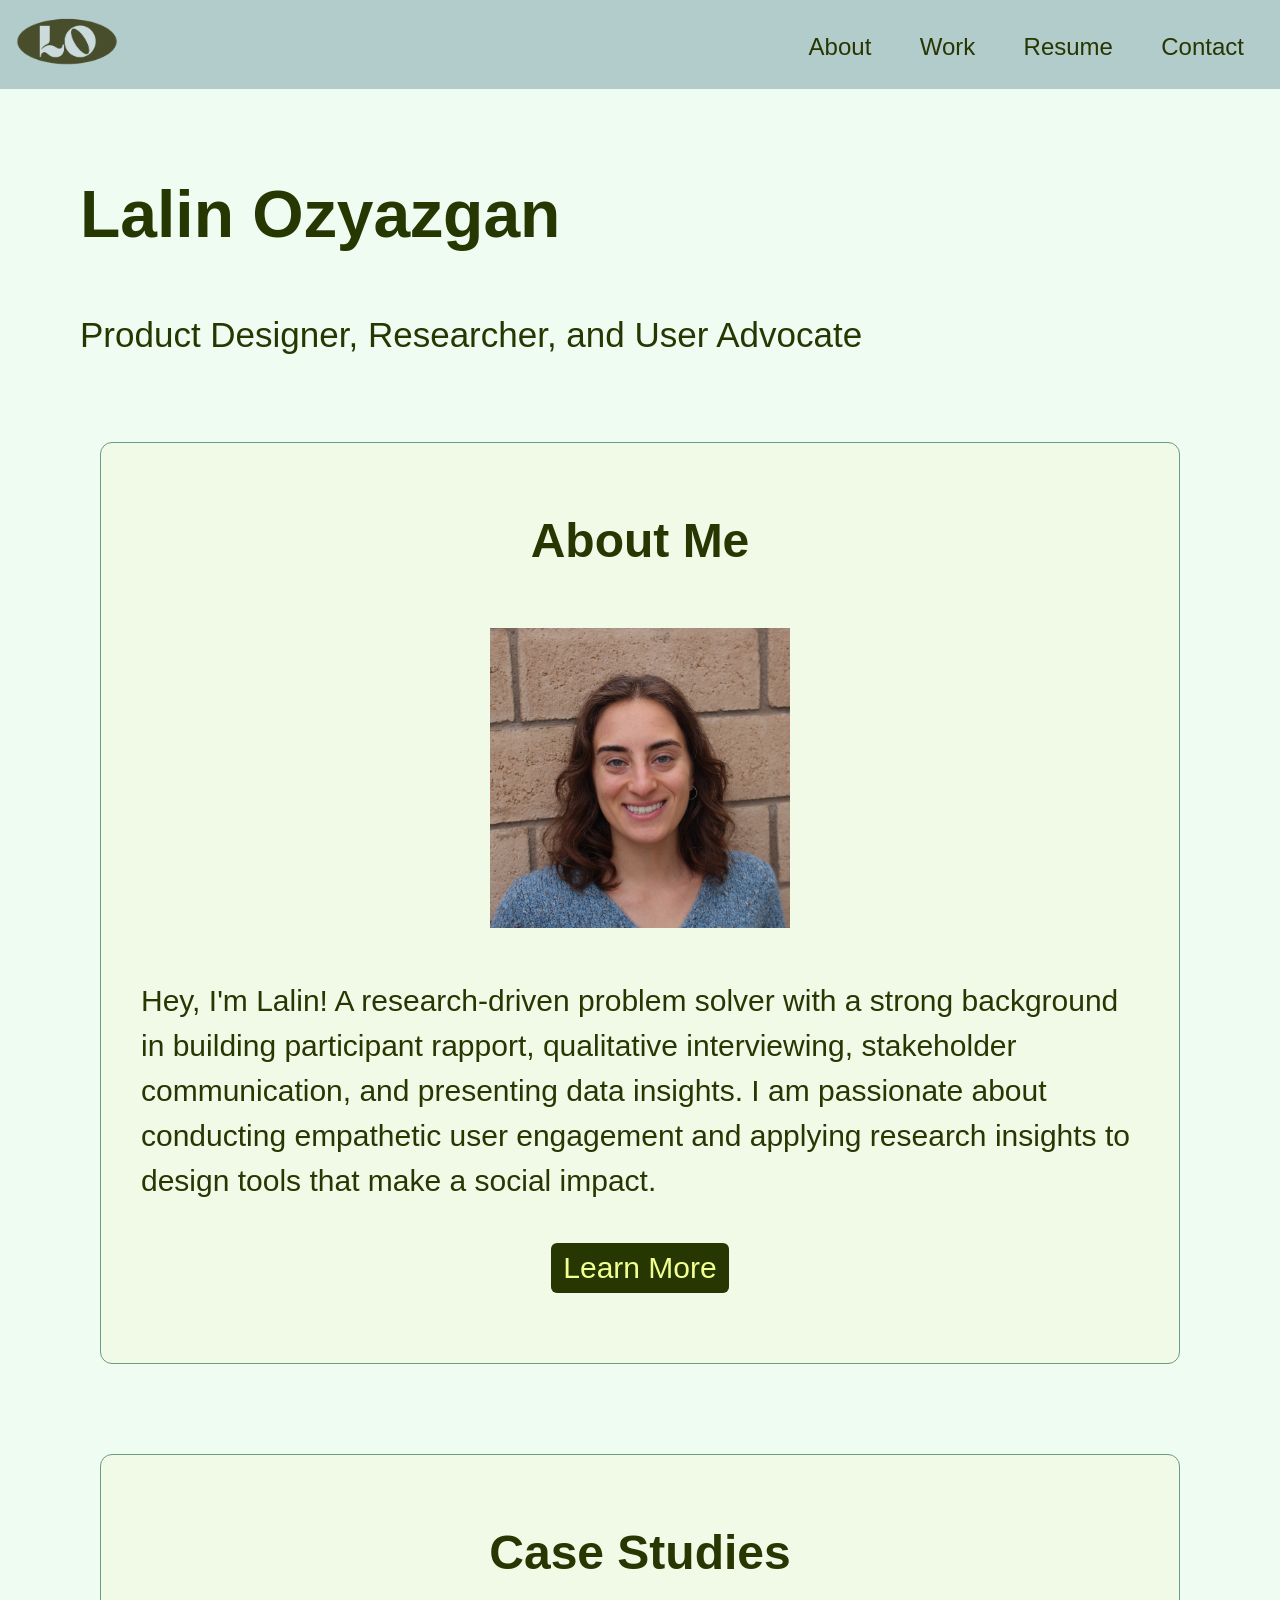
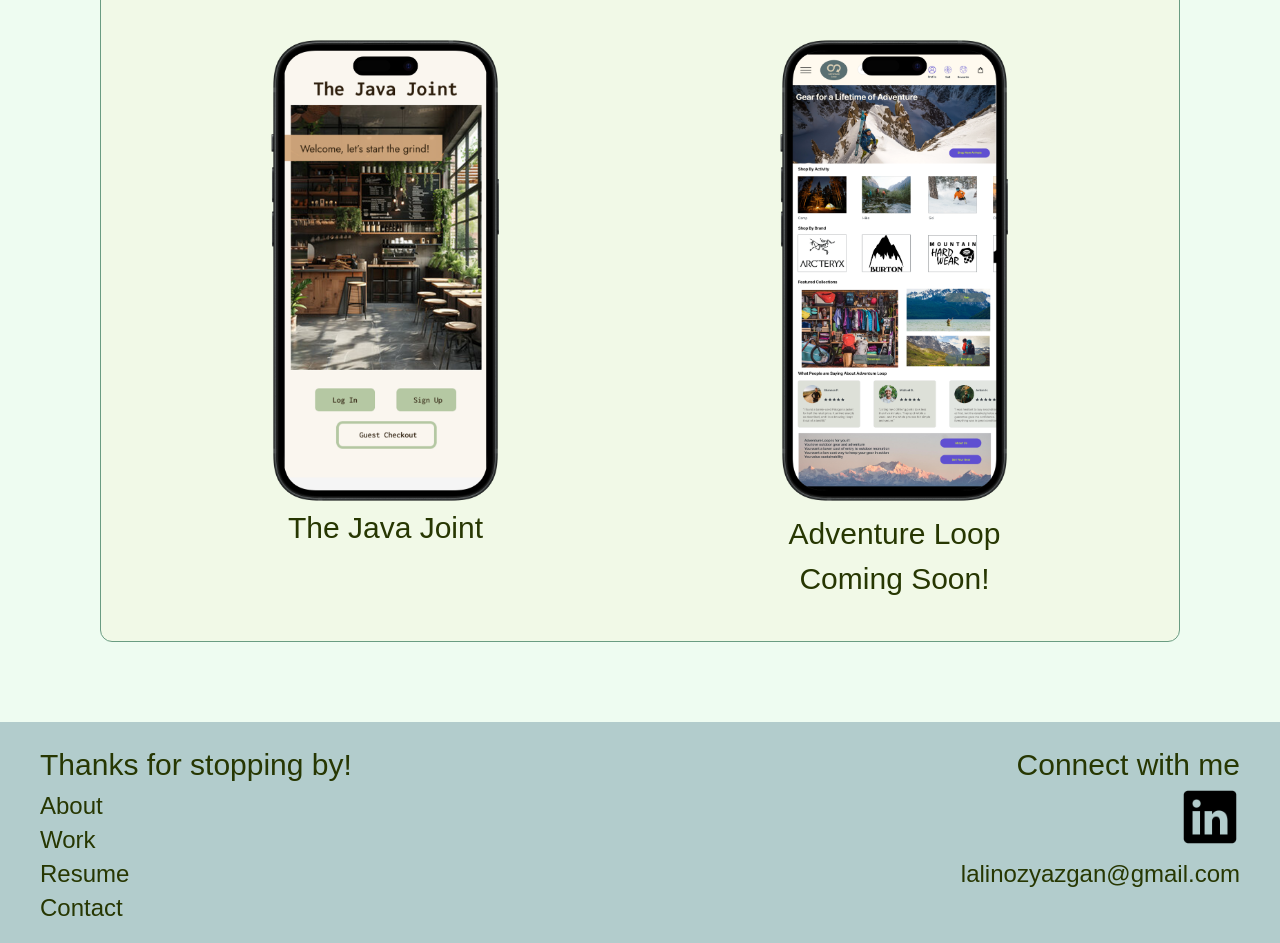
<file: lalin-portfolio-website/index.html>
<!DOCTYPE html>
<html lang="en">

<head>
    <meta charset="UTF-8">
    <meta name="viewport" content="width=device-width, initial-scale=1.0">
    <meta http-equiv="X-UA-Compatible" content="IE=edge">
    <link rel="stylesheet" href="main.css">
    <title>Portfolio Homepage</title>
</head>

<body>
    <header class="header">
        <div class="header-mobile">
            <input type="checkbox" id="check">
            <label for="check" class="checkbtn">&#9776;</label>
            <a href="index.html" class="logo-link">
                <img src="images/lo-logo.png" alt="Lalin Ozyazgan logo" class="logo-img">
            </a>
            <div class="nav-mobile">
                <a href="about.html" class="nav-link">About</a>
                <a href="work.html" class="nav-link">Work</a>
                <a href="resume.html" class="nav-link">Resume</a>
                <a href="contact.html" class="nav-link">Contact</a>
            </div>
        </div>
        <nav class="nav-menu">
            <a href="about.html" class="nav-link">About</a>
            <a href="work.html" class="nav-link">Work</a>
            <a href="resume.html" class="nav-link">Resume</a>
            <a href="contact.html" class="nav-link">Contact</a>
        </nav>
    </header>

    <main class="homepage">
        <section class="title">
            <h1>Lalin Ozyazgan</h1>
            <p>Product Designer, Researcher, and User Advocate</p>
        </section>

        <section class="card" id="home-about">
            <h2>About Me</h2>
            <img class="my-headshot" src="images/my-headshot.jpg"
                alt="A headshot featurning a girl with wavy brown hair, wearing a blue sweater">
            <div class="about-me-wrapper" id="content">
                <p>Hey, I'm Lalin! A research-driven problem solver with a strong background in building participant
                    rapport, qualitative interviewing, stakeholder communication, and presenting data insights. I am
                    passionate about conducting empathetic user engagement and applying research insights to design
                    tools
                    that make a social impact.</p>
                <a href="about.html" class="button-link">Learn More</a>
            </div>
        </section>

        <section class="card" id="case-studies">
            <h2>Case Studies</h2>
            <div class="case-studies-wrapper">
                <div class="project-card">
                    <a href="the-java-joint.html">
                        <img class="project-image" id="project-1" src="images/java-joint.png"
                            alt="A phone screen featuring the homepage of the Java Joint app">
                    </a>
                    <a href="the-java-joint.html" class="project-title">The Java Joint</a>
                </div>

                <div class="project-card">
                    <img class="project-image" id="project-2" src="images/adventure-loop.png"
                        alt="A phone screen featuring the homepage of the Adventure Loop website">
                    <p class="project-title">Adventure Loop</p>
                    <p class="project-description">Coming Soon!</p>
                </div>
            </div>
        </section>
    </main>

    <footer class="footer">
        <div class="footer-links">
            <p>Thanks for stopping by!</p>
            <nav>
                <ul>
                    <li><a href="about.html">About</a></li>
                    <li><a href="work.html">Work</a></li>
                    <li><a href="resume.html">Resume</a></li>
                    <li><a href="contact.html">Contact</a></li>
                </ul>
            </nav>
        </div>
        <p>
            Connect with me <br>
            <a href="https://www.linkedin.com/in/lalin-ozyazgan/" target="_blank" class="logo-link" id="linkedin">
                <img src="images/linkedin-icon.png" alt="LinkedIn logo" class="logo-img">
            </a>
            <a href="mailto:lalinozyazgan@gmail.com">lalinozyazgan@gmail.com</a>
        </p>
    </footer>


</body>

</html>
</file>
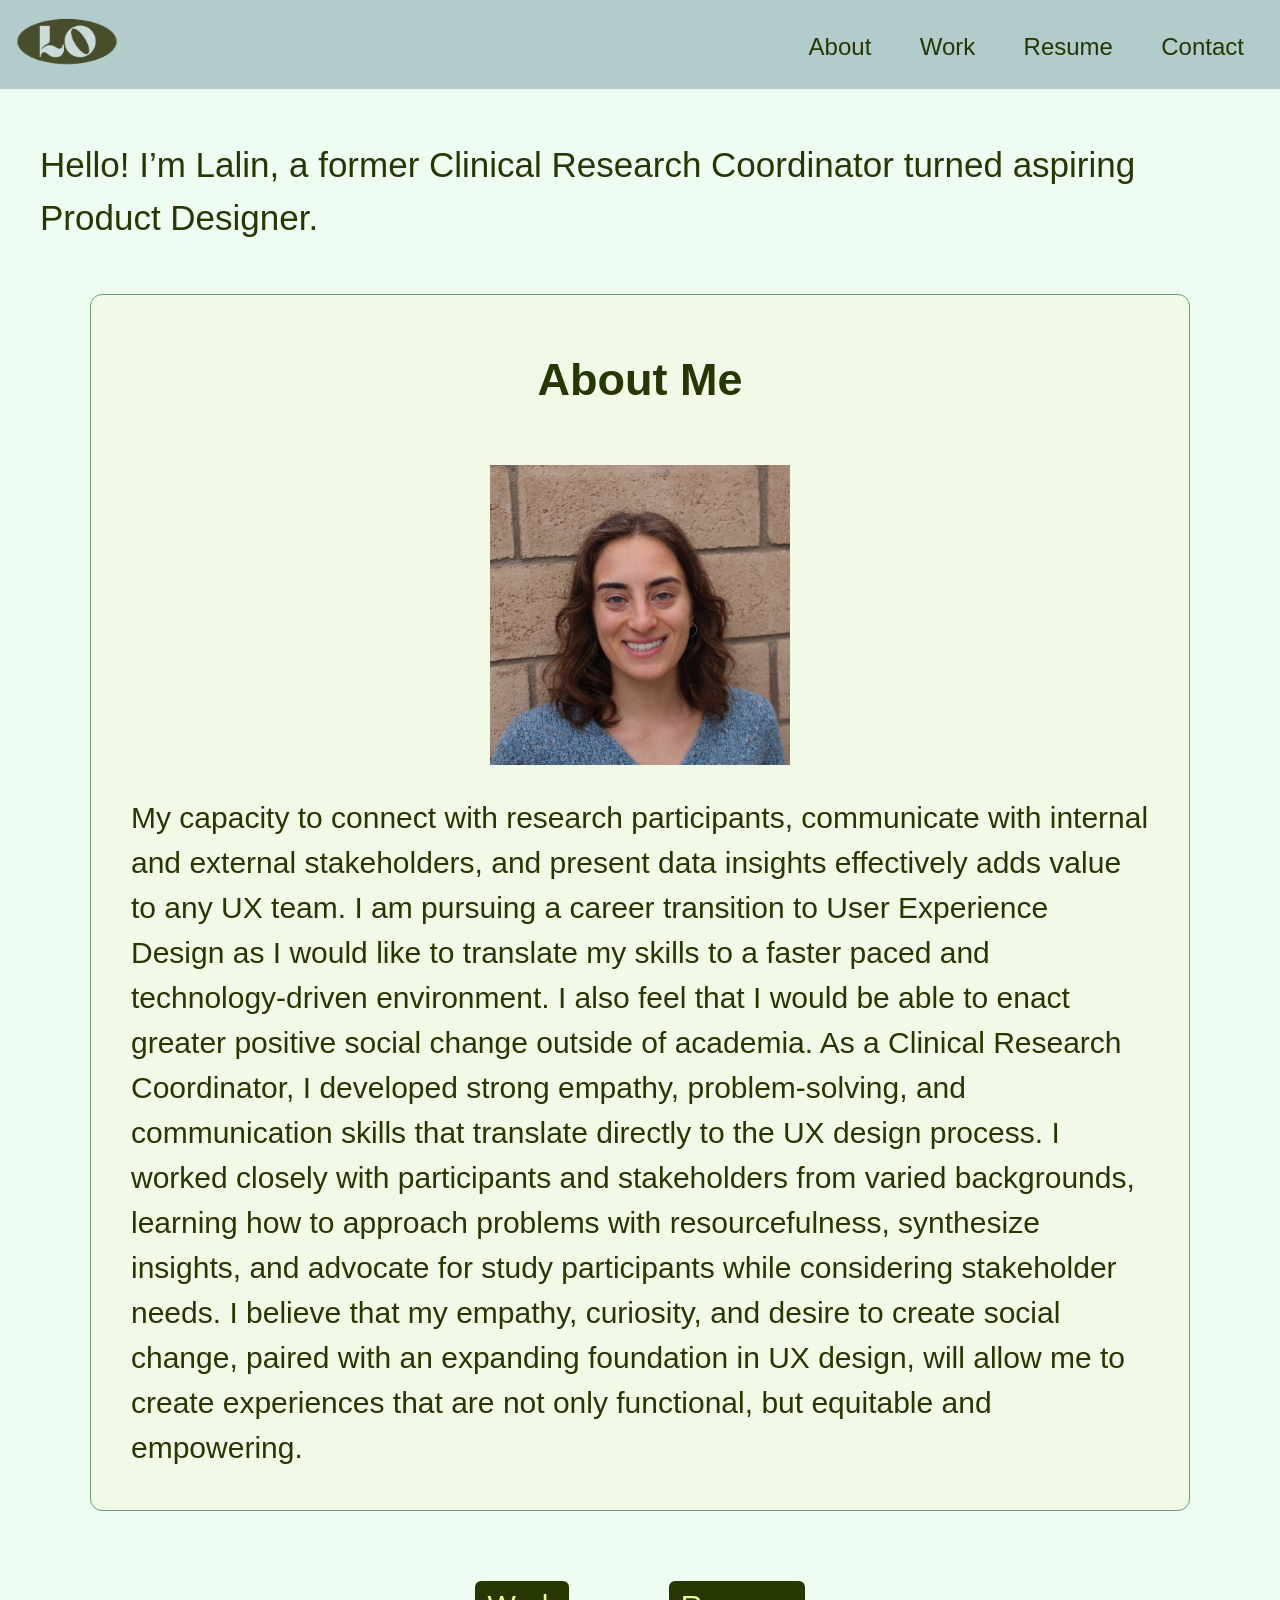
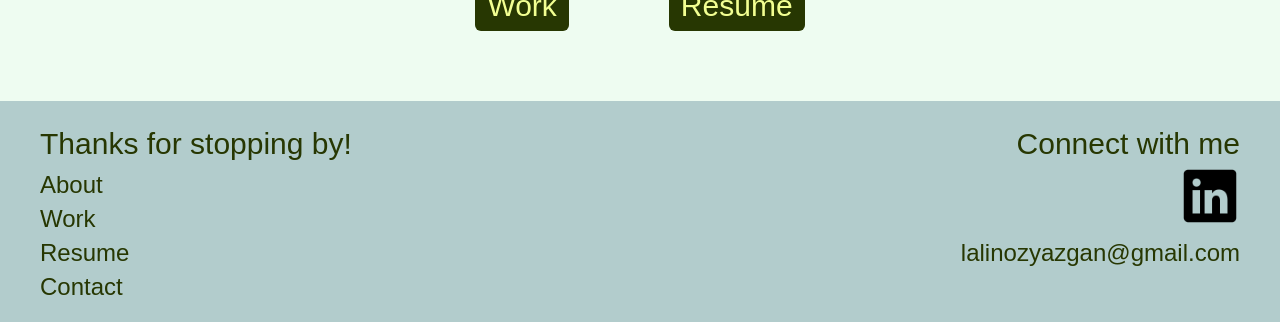
<file: lalin-portfolio-website/about.html>
<!DOCTYPE html>
<html lang="en">

<head>
    <meta charset="UTF-8">
    <meta name="viewport" content="width=device-width, initial-scale=1.0">
    <meta http-equiv="X-UA-Compatible" content="IE=edge">
    <link rel="stylesheet" href="main.css">
    <title>Portfolio Homepage</title>
</head>

<body>
    <header class="header">
        <div class="header-mobile">
            <input type="checkbox" id="check">
            <label for="check" class="checkbtn">&#9776;</label>
            <a href="index.html" class="logo-link">
                <img src="images/lo-logo.png" alt="Lalin Ozyazgan logo" class="logo-img">
            </a>
            <div class="nav-mobile">
                <a href="about.html" class="nav-link">About</a>
                <a href="work.html" class="nav-link">Work</a>
                <a href="resume.html" class="nav-link">Resume</a>
                <a href="contact.html" class="nav-link">Contact</a>
            </div>
        </div>
        <nav class="nav-menu">
            <a href="about.html" class="nav-link">About</a>
            <a href="work.html" class="nav-link">Work</a>
            <a href="resume.html" class="nav-link">Resume</a>
            <a href="contact.html" class="nav-link">Contact</a>
        </nav>
    </header>

    <main class="about-page">
        <p class="about-heading"> Hello! I’m Lalin, a former Clinical Research Coordinator turned aspiring Product
            Designer.</p>
        <section class="card" id="about-content">
            <h1>About Me</h1>
            <img class="my-headshot" src="images/my-headshot.jpg"
                alt="A headshot featurning a girl with wavy brown hair, wearing a blue sweater">
            <div class="about-me-wrapper" id="content">
                <p>My capacity to connect with research participants, communicate with internal and external
                    stakeholders, and present data insights effectively adds value to any UX team. I am pursuing a
                    career transition to User Experience Design as I would like to translate my skills to a faster
                    paced
                    and technology-driven environment. I also feel that I would be able to enact greater positive
                    social
                    change outside of academia. As a Clinical Research Coordinator, I developed strong empathy,
                    problem-solving, and communication skills that translate directly to the UX design process. I
                    worked
                    closely with participants and stakeholders from varied backgrounds, learning how to approach
                    problems with resourcefulness, synthesize insights, and advocate for study participants while
                    considering stakeholder needs. I believe that my empathy, curiosity, and desire to create social
                    change, paired with an expanding foundation in UX design, will allow me to create experiences
                    that
                    are not only functional, but equitable and empowering.</p>
            </div>
        </section>
    </main>

    <div class="about-buttons">
        <a href="work.html" class="button-link">Work</a>
        <a href="resume.html" class="button-link">Resume</a>
    </div>

    <footer class="footer">
        <div class="footer-links">
            <p>Thanks for stopping by!</p>
            <nav>
                <ul>
                    <li><a href="about.html">About</a></li>
                    <li><a href="work.html">Work</a></li>
                    <li><a href="resume.html">Resume</a></li>
                    <li><a href="contact.html">Contact</a></li>
                </ul>
            </nav>
        </div>
        <p>
            Connect with me <br>
            <a href="https://www.linkedin.com/in/lalin-ozyazgan/" target="_blank" class="logo-link" id="linkedin">
                <img src="images/linkedin-icon.png" alt="LinkedIn logo" class="logo-img">
            </a>
            <a href="mailto:lalinozyazgan@gmail.com">lalinozyazgan@gmail.com</a>
        </p>
    </footer>


</body>

</html>
</file>
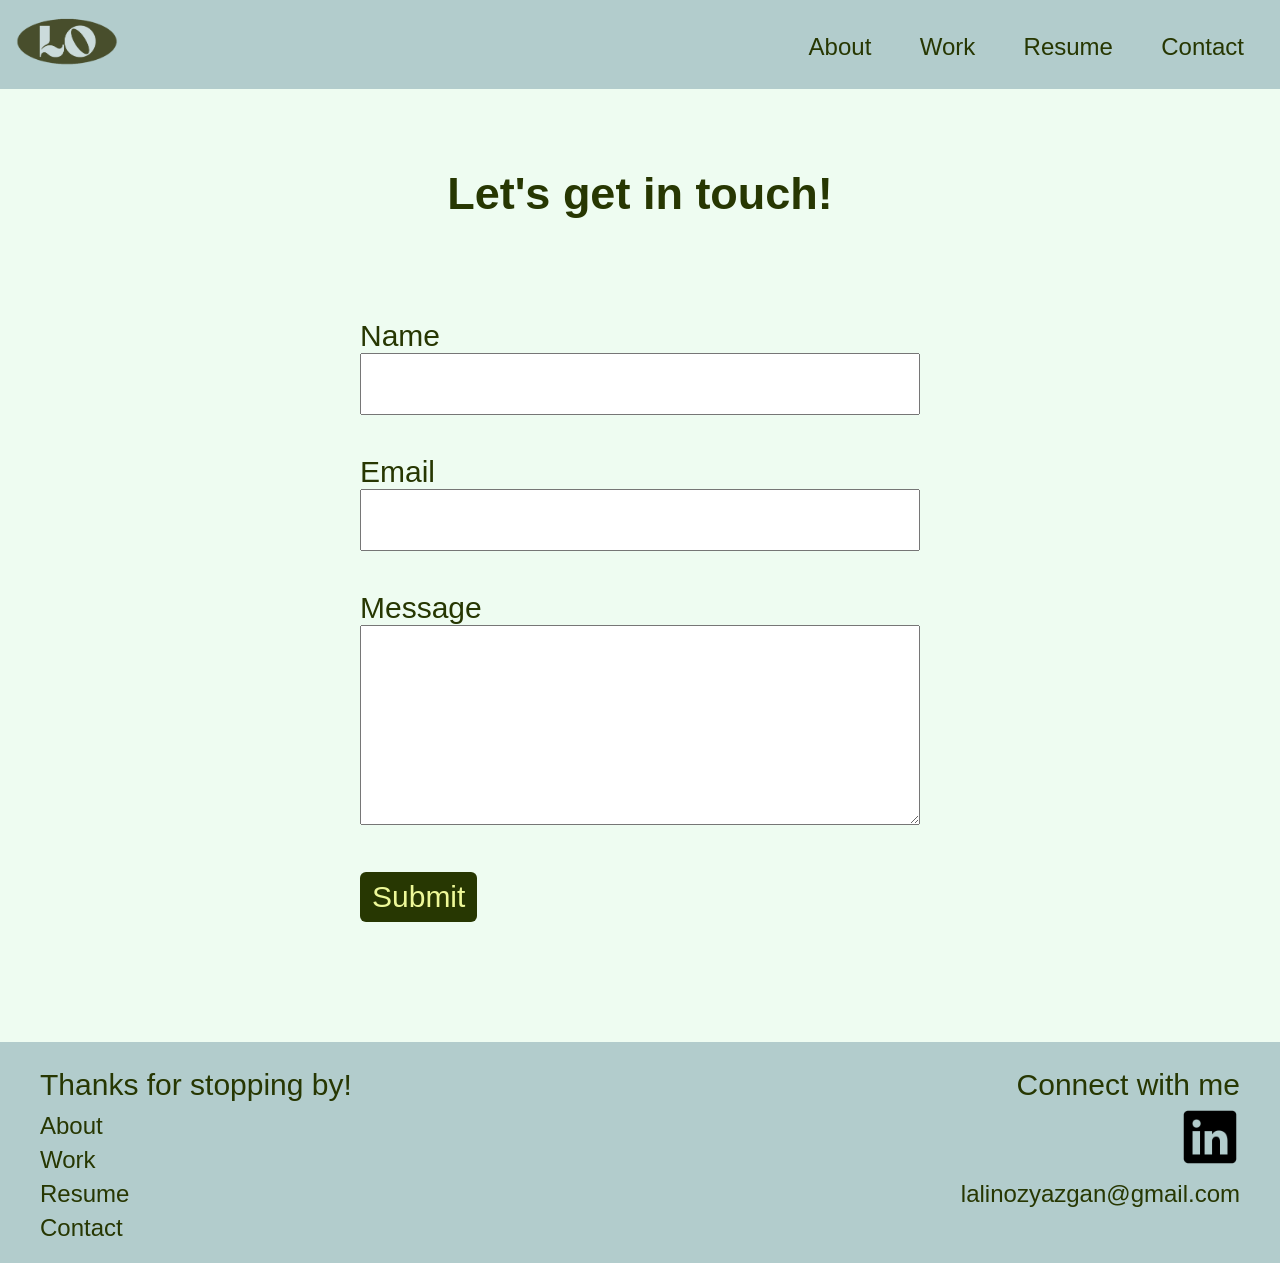
<file: lalin-portfolio-website/contact.html>
<!DOCTYPE html>
<html lang="en">

<head>
    <meta charset="UTF-8">
    <meta name="viewport" content="width=device-width, initial-scale=1.0">
    <meta http-equiv="X-UA-Compatible" content="IE=edge">
    <link rel="stylesheet" href="main.css">
    <title>Portfolio Homepage</title>
</head>

<body>
    <header class="header">
        <div class="header-mobile">
            <input type="checkbox" id="check">
            <label for="check" class="checkbtn">&#9776;</label>
            <a href="index.html" class="logo-link">
                <img src="images/lo-logo.png" alt="Lalin Ozyazgan logo" class="logo-img">
            </a>
            <div class="nav-mobile">
                <a href="about.html" class="nav-link">About</a>
                <a href="work.html" class="nav-link">Work</a>
                <a href="resume.html" class="nav-link">Resume</a>
                <a href="contact.html" class="nav-link">Contact</a>
            </div>
        </div>
        <nav class="nav-menu">
            <a href="about.html" class="nav-link">About</a>
            <a href="work.html" class="nav-link">Work</a>
            <a href="resume.html" class="nav-link">Resume</a>
            <a href="contact.html" class="nav-link">Contact</a>
        </nav>
    </header>

    <h1 class="contact-page">Let's get in touch!</h1>

    <form method="POST" class="contact-form">
        <label for="name">Name</label>
        <input type="text" id="name" name="name" required>

        <label for="email">Email</label>
        <input type="email" id="email" name="email" required>

        <label for="message">Message</label>
        <textarea id="message" name="message" style="height:200px"></textarea>

        <input type="submit" value="Submit">
    </form>

    <footer class="footer">
        <div class="footer-links">
            <p>Thanks for stopping by!</p>
            <nav>
                <ul>
                    <li><a href="about.html">About</a></li>
                    <li><a href="work.html">Work</a></li>
                    <li><a href="resume.html">Resume</a></li>
                    <li><a href="contact.html">Contact</a></li>
                </ul>
            </nav>
        </div>
        <p>
            Connect with me <br>
            <a href="https://www.linkedin.com/in/lalin-ozyazgan/" target="_blank" class="logo-link" id="linkedin">
                <img src="images/linkedin-icon.png" alt="LinkedIn logo" class="logo-img">
            </a>
            <a href="mailto:lalinozyazgan@gmail.com">lalinozyazgan@gmail.com</a>
        </p>
    </footer>

</body>

</html>
</file>
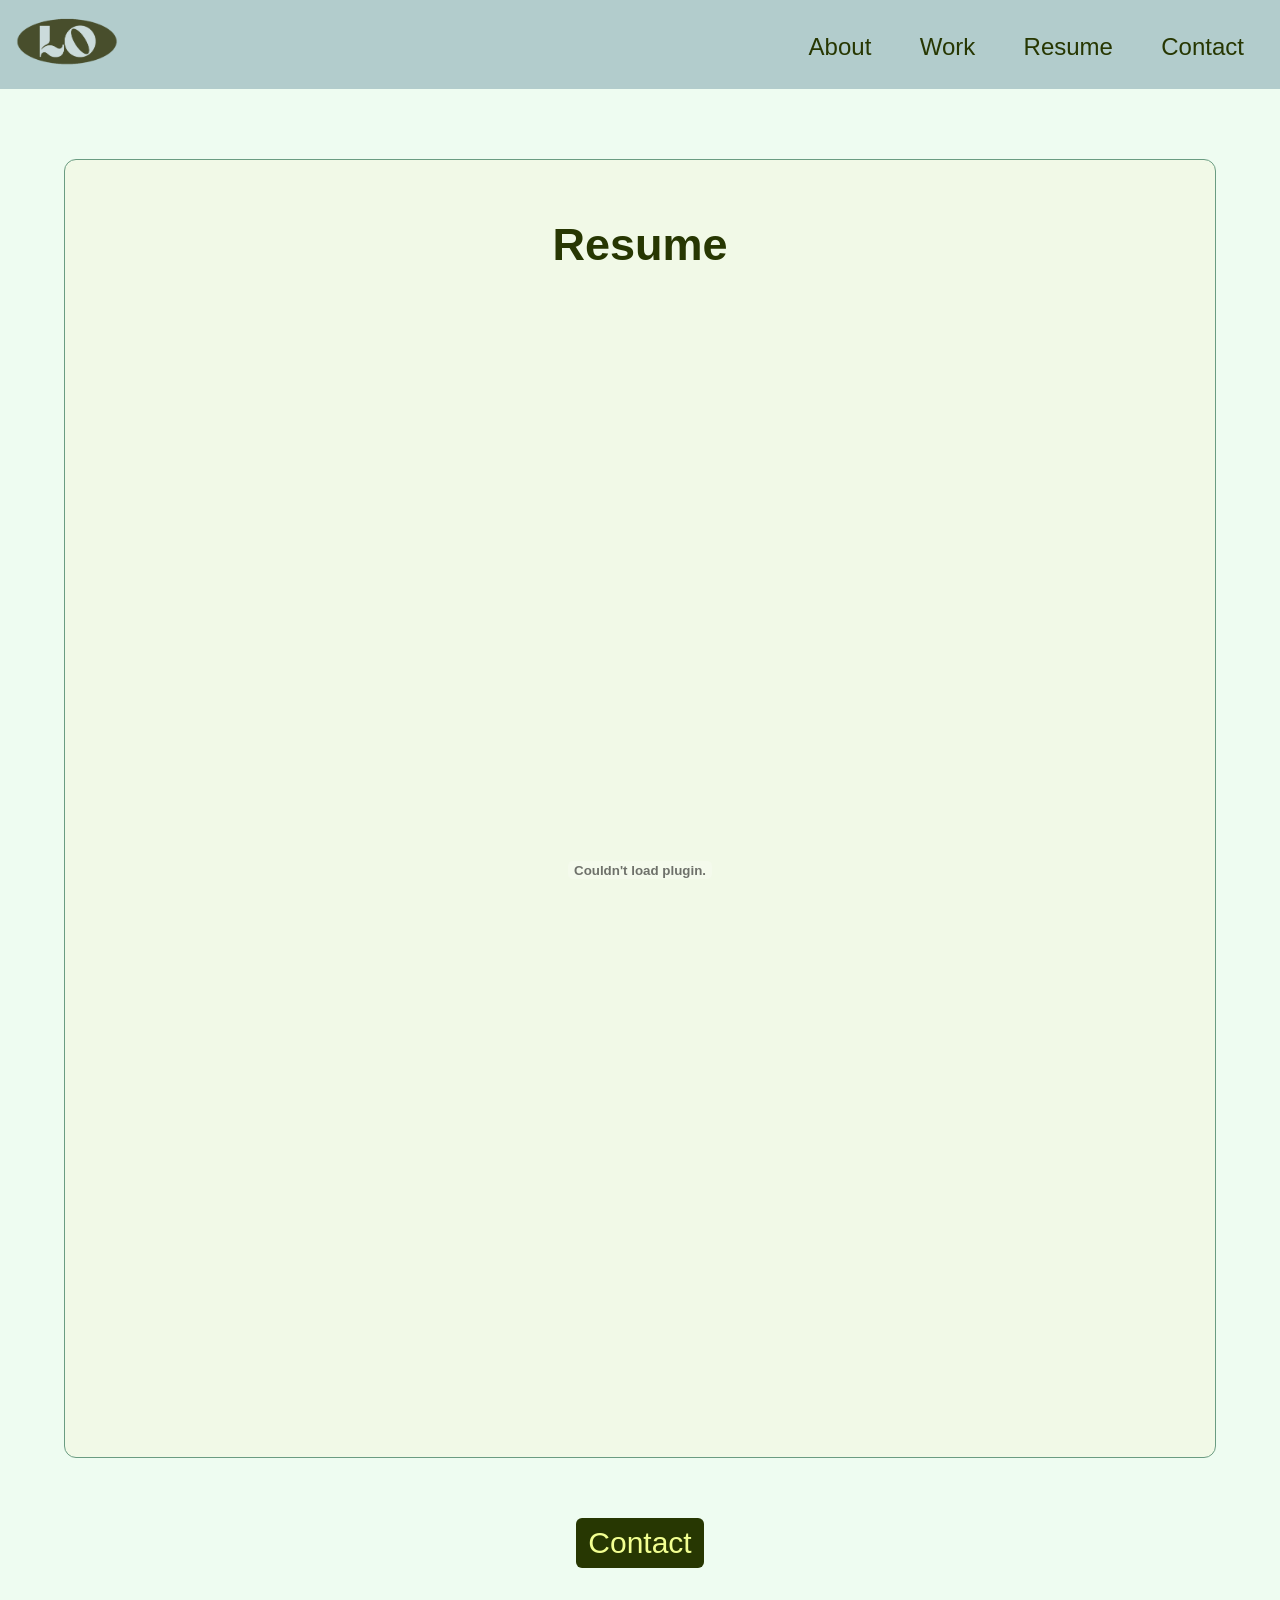
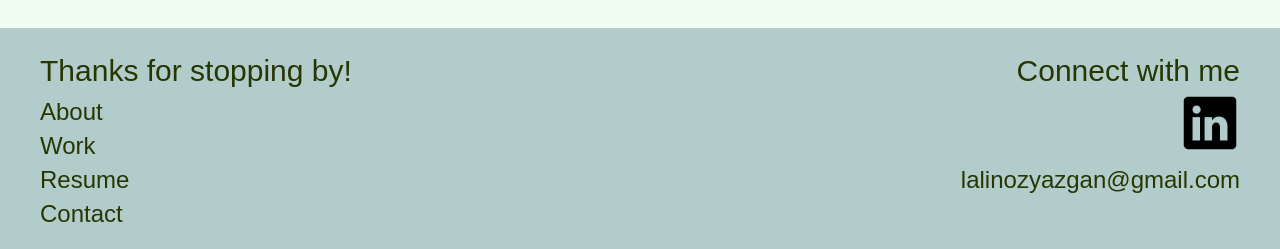
<file: lalin-portfolio-website/resume.html>
<!DOCTYPE html>
<html lang="en">

<head>
  <meta charset="UTF-8">
  <meta name="viewport" content="width=device-width, initial-scale=1.0">
  <meta http-equiv="X-UA-Compatible" content="IE=edge">
  <link rel="stylesheet" href="main.css">
  <title>Portfolio Homepage</title>
</head>

<body>
  <header class="header">
    <div class="header-mobile">
      <input type="checkbox" id="check">
      <label for="check" class="checkbtn">&#9776;</label>
      <a href="index.html" class="logo-link">
        <img src="images/lo-logo.png" alt="Lalin Ozyazgan logo" class="logo-img">
      </a>
      <div class="nav-mobile">
        <a href="about.html" class="nav-link">About</a>
        <a href="work.html" class="nav-link">Work</a>
        <a href="resume.html" class="nav-link">Resume</a>
        <a href="contact.html" class="nav-link">Contact</a>
      </div>
    </div>
    <nav class="nav-menu">
      <a href="about.html" class="nav-link">About</a>
      <a href="work.html" class="nav-link">Work</a>
      <a href="resume.html" class="nav-link">Resume</a>
      <a href="contact.html" class="nav-link">Contact</a>
    </nav>
  </header>

  <main id="resume-content">
    <section class="card" id="resume">
      <h1>Resume</h1>
      <div class="resume-pdf">
        <embed src="images/ozyazgan-resume.pdf" type="application/pdf">
      </div>
    </section>
    <a href="contact.html" class="button-link">Contact</a>
  </main>

  <footer class="footer">
    <div class="footer-links">
      <p>Thanks for stopping by!</p>
      <nav>
        <ul>
          <li><a href="about.html">About</a></li>
          <li><a href="work.html">Work</a></li>
          <li><a href="resume.html">Resume</a></li>
          <li><a href="contact.html">Contact</a></li>
        </ul>
      </nav>
    </div>
    <p>
      Connect with me <br>
      <a href="https://www.linkedin.com/in/lalin-ozyazgan/" target="_blank" class="logo-link" id="linkedin">
        <img src="images/linkedin-icon.png" alt="LinkedIn logo" class="logo-img">
      </a>
      <a href="mailto:lalinozyazgan@gmail.com">lalinozyazgan@gmail.com</a>
    </p>
  </footer>
</body>

</html>
</file>
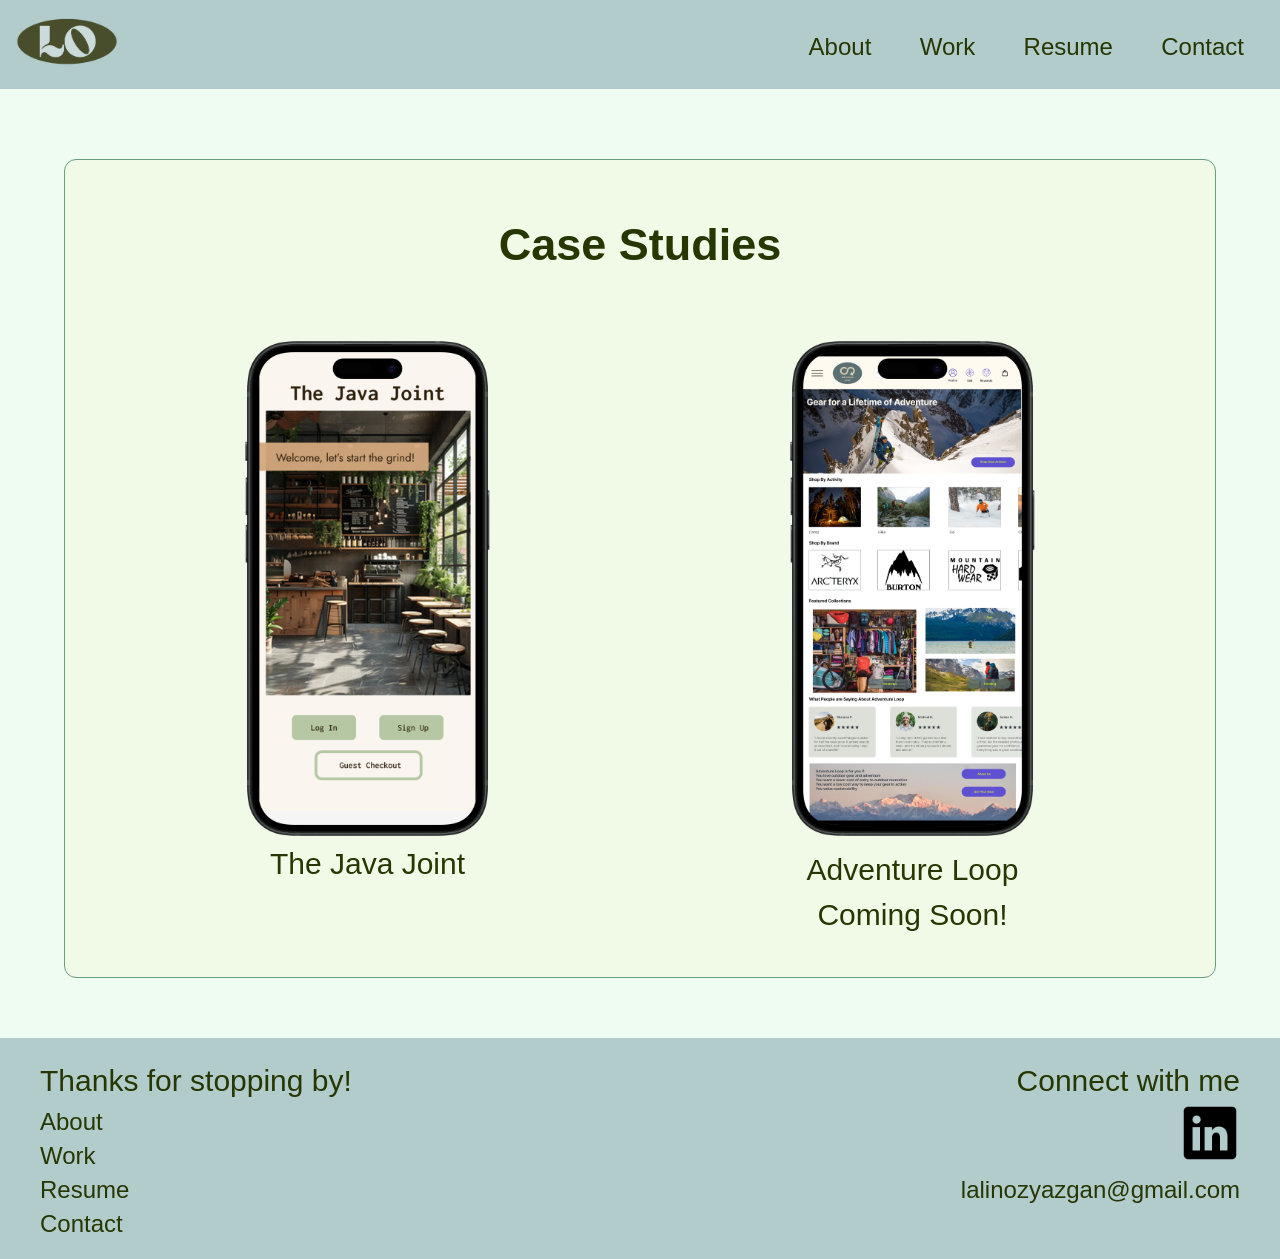
<file: lalin-portfolio-website/work.html>
<!DOCTYPE html>
<html lang="en">

<head>
    <meta charset="UTF-8">
    <meta name="viewport" content="width=device-width, initial-scale=1.0">
    <meta http-equiv="X-UA-Compatible" content="IE=edge">
    <link rel="stylesheet" href="main.css">
    <title>Portfolio Homepage</title>
</head>

<body>
    <header class="header">
        <div class="header-mobile">
            <input type="checkbox" id="check">
            <label for="check" class="checkbtn">&#9776;</label>
            <a href="index.html" class="logo-link">
                <img src="images/lo-logo.png" alt="Lalin Ozyazgan logo" class="logo-img">
            </a>
            <div class="nav-mobile">
                <a href="about.html" class="nav-link">About</a>
                <a href="work.html" class="nav-link">Work</a>
                <a href="resume.html" class="nav-link">Resume</a>
                <a href="contact.html" class="nav-link">Contact</a>
            </div>
        </div>
        <nav class="nav-menu">
            <a href="about.html" class="nav-link">About</a>
            <a href="work.html" class="nav-link">Work</a>
            <a href="resume.html" class="nav-link">Resume</a>
            <a href="contact.html" class="nav-link">Contact</a>
        </nav>
    </header>

    <main id="work-content">
        <section class="card" id="my-work">
            <h1>Case Studies</h1>
            <div class="case-studies-wrapper">
                <div class="project-card">
                    <a href="the-java-joint.html"><img class="project-image" id="project-1" src="images/java-joint.png"
                            alt="A phone screen featuring the homepage of the Java Joint app">
                    </a>
                    <a href="the-java-joint.html" class="project-title" id="java">The Java Joint</a>
                </div>
                <div class="project-card">
                    <img class="project-image" id="project-2" src="images/adventure-loop.png"
                        alt="A phone screen featuring the homepage of the Adventure Loop website">
                    <p class="project-title">Adventure Loop</p>
                    <p class="project-description">Coming Soon!</p>
                </div>
            </div>
        </section>
    </main>

    <footer class="footer">
        <div class="footer-links">
            <p>Thanks for stopping by!</p>
            <nav>
                <ul>
                    <li><a href="about.html">About</a></li>
                    <li><a href="work.html">Work</a></li>
                    <li><a href="resume.html">Resume</a></li>
                    <li><a href="contact.html">Contact</a></li>
                </ul>
            </nav>
        </div>
        <p>
            Connect with me <br>
            <a href="https://www.linkedin.com/in/lalin-ozyazgan/" target="_blank" class="logo-link" id="linkedin">
                <img src="images/linkedin-icon.png" alt="LinkedIn logo" class="logo-img">
            </a>
            <a href="mailto:lalinozyazgan@gmail.com">lalinozyazgan@gmail.com</a>
        </p>
    </footer>


</body>

</html>
</file>
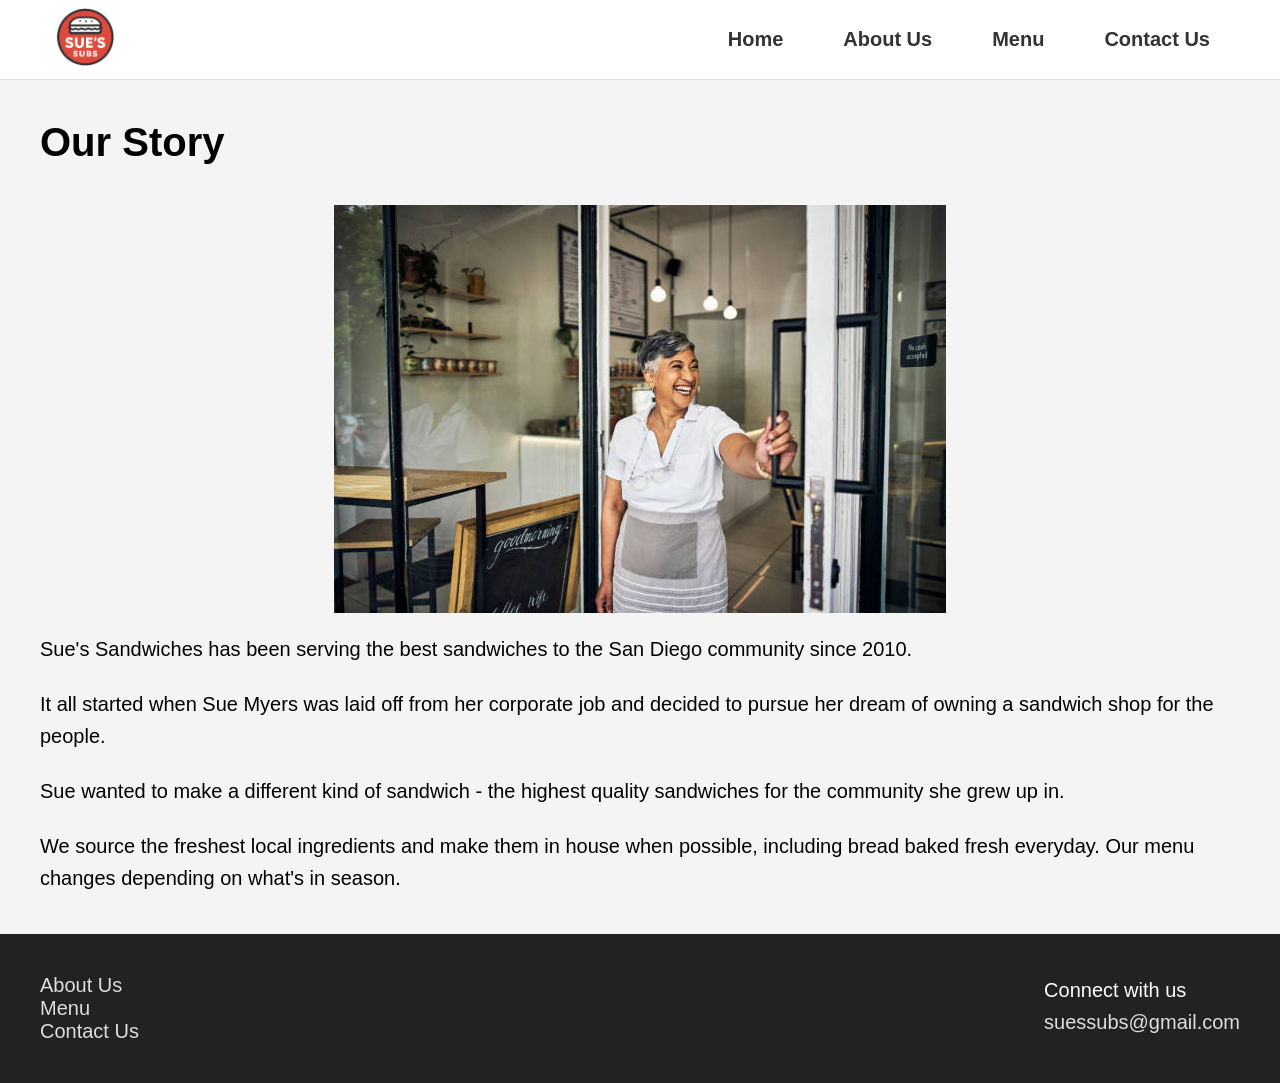
<file: sues-subs/about.html>
<!DOCTYPE html>
<html lang="en">

<head>
    <meta charset="UTF-8">
    <meta name="viewport" content="width=device-width, initial-scale=1.0">
    <meta http-equiv="X-UA-Compatible" content="IE=edge">
    <link rel="stylesheet" href="main.css">
    <title>About Us</title>
</head>

<body class="about-page">
    <header class="header">
        <nav class="hamburger">☰</nav>
        <a href="index.html" class="logo-link">
            <img src="images/sue-logo.png" alt="Sue's Sub Logo featuring the restaurant name and sub graphic"
                class="logo-img">
        </a>
        <nav class="nav-menu">
            <a href="index.html" class="nav-link">Home</a>
            <a href="about.html" class="nav-link">About Us</a>
            <a href="menu.html" class="nav-link">Menu</a>
            <a href="contact.html" class="nav-link">Contact Us</a>
        </nav>
    </header>

    <main class="card">
        <section id="about-us">
            <h1>Our Story</h1>
            <div class="image-about">
                <img src="images/sue-headshot.jpg"
                    alt="woman wearing glasses and an apron, standing in front of restaurant">
            </div>
            <p>Sue's Sandwiches has been serving the best sandwiches to the San Diego community since 2010.</p><br>
            <p>It all started when Sue Myers was laid off from her corporate job and decided to pursue her dream of
                owning a sandwich shop for the people.</p><br>
            <p>Sue wanted to make a different kind of sandwich - the highest quality sandwiches for the community she
                grew up in.</p><br>
            <p>We source the freshest local ingredients and make them in house when possible, including bread baked
                fresh everyday. Our menu changes depending on what's in season.</p>
        </section>
    </main>

    <footer class="footer">
        <div class="footer-links">
            <nav>
                <ul>
                    <li><a href="about.html">About Us</a></li>
                    <li><a href="menu.html">Menu</a></li>
                    <li><a href="contact.html">Contact Us</a></li>
                </ul>
            </nav>
        </div>
        <p>
            Connect with us
            <br>
            <a href="mailto:suessubs@gmail.com">suessubs@gmail.com</a>
        </p>
    </footer>
</body>
</file>
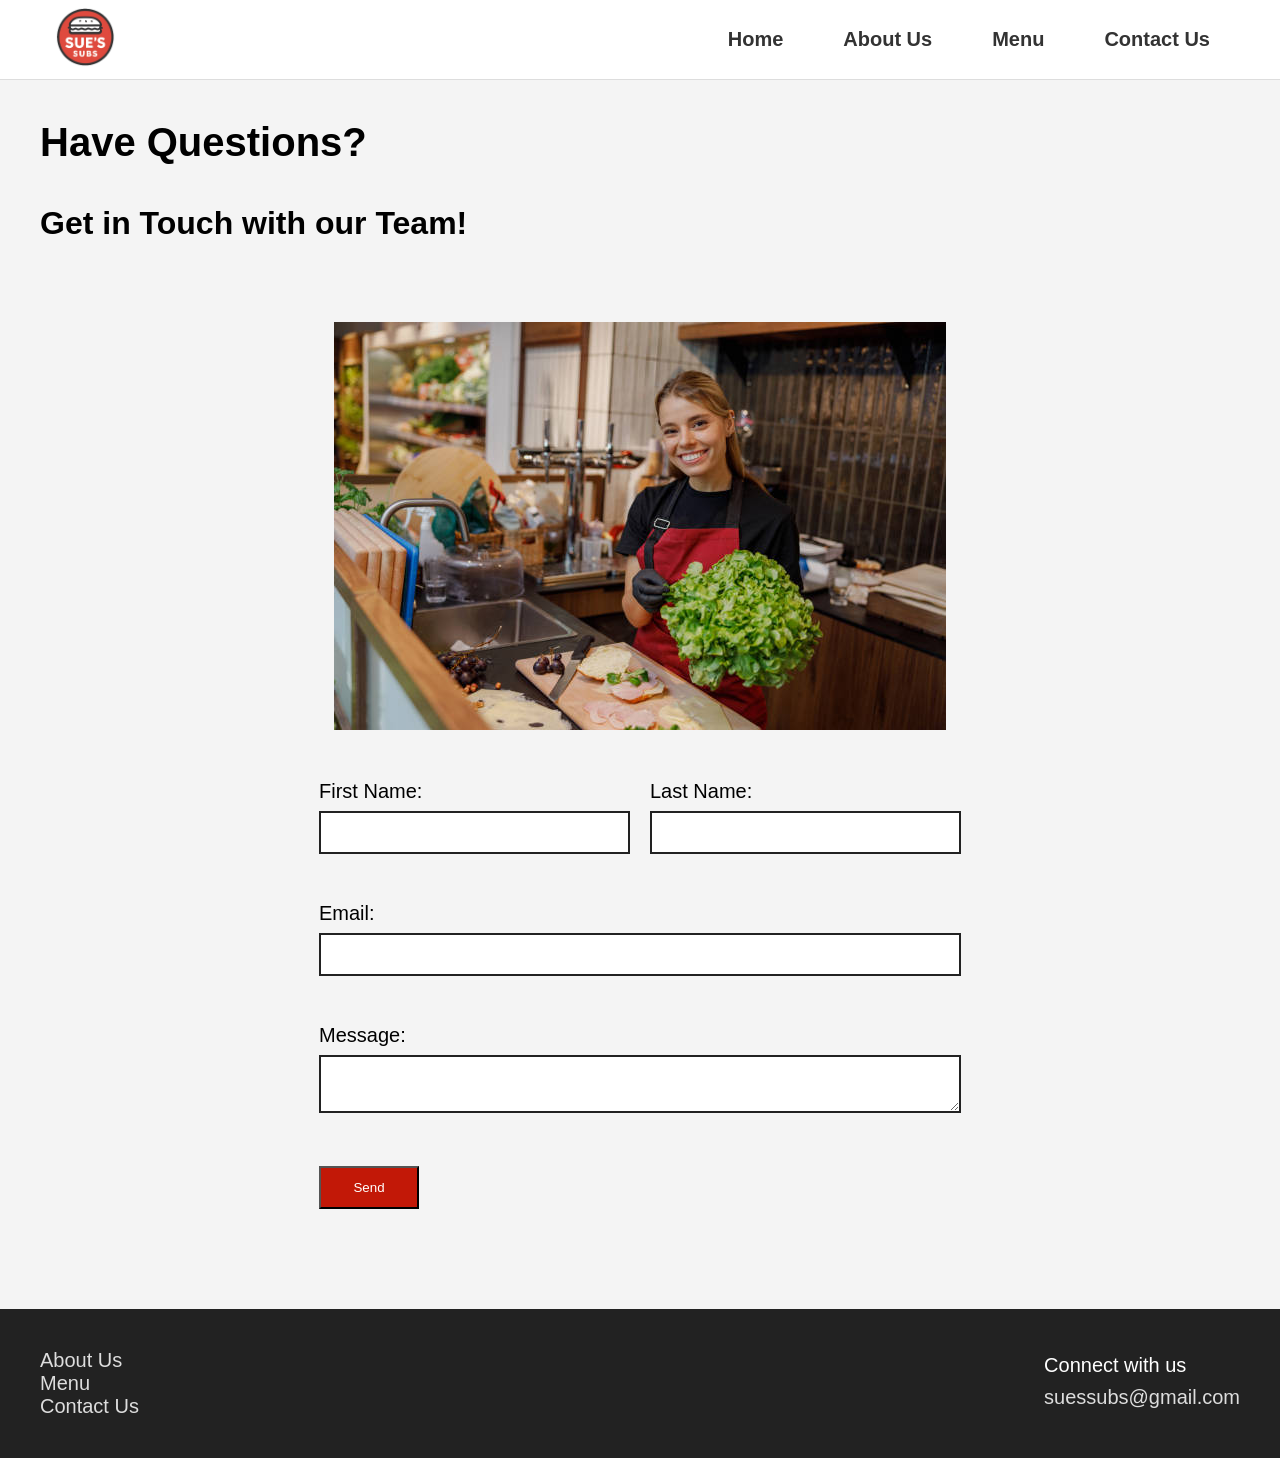
<file: sues-subs/contact.html>
<!DOCTYPE html>
<html lang="en">

<head>
    <meta charset="UTF-8">
    <meta name="viewport" content="width=device-width, initial-scale=1.0">
    <meta http-equiv="X-UA-Compatible" content="IE=edge">
    <link rel="stylesheet" href="main.css">
    <title>Restaurant Contact</title>
</head>

<body>
    <header class="header">
        <nav class="hamburger">☰</nav>
        <a href="index.html" class="logo-link">
            <img src="images/sue-logo.png" alt="Sue's Sub Logo featuring the restaurant name and sub graphic"
                class="logo-img">
        </a>
        <nav class="nav-menu">
            <a href="index.html" class="nav-link">Home</a>
            <a href="about.html" class="nav-link">About Us</a>
            <a href="menu.html" class="nav-link">Menu</a>
            <a href="contact.html" class="nav-link">Contact Us</a>
        </nav>
    </header>

    <section class="contact-head">
        <h1>Have Questions?</h1>
        <h2>Get in Touch with our Team!</h2>
        <div class="contact-page">
            <div class="contact-img">
                <img src="images/sandwich-worker.jpg"
                    alt="Girl in a red apron holding lettuce, making a sandwich behind a deli counter">
            </div>
            <form class="contact-form" method="POST">
                <div class="name-row">
                    <div class="first-name">
                        <label for="first-name">First Name:</label><br>
                        <input type="text" id="first-name" name="name" required><br><br>
                    </div>
                    <div class="last-name">
                        <label for="last-name">Last Name:</label><br>
                        <input type="text" id="last-name" name="name" required><br><br>
                    </div>
                </div>

                <label for="email">Email:</label><br>
                <input type="email" id="email" name="email" required><br><br>

                <label for="message">Message:</label><br>
                <textarea id="message" name="message" required></textarea><br><br>

                <button type="submit">Send</button>
            </form>
        </div>
    </section>

    <footer class="footer">
        <div class="footer-links">
            <nav>
                <ul>
                    <li><a href="about.html">About Us</a></li>
                    <li><a href="menu.html">Menu</a></li>
                    <li><a href="contact.html">Contact Us</a></li>
                </ul>
            </nav>
        </div>
        <p>
            Connect with us
            <br>
            <a href="mailto:suessubs@gmail.com">suessubs@gmail.com</a>
        </p>
    </footer>
</body>

</html>
</file>
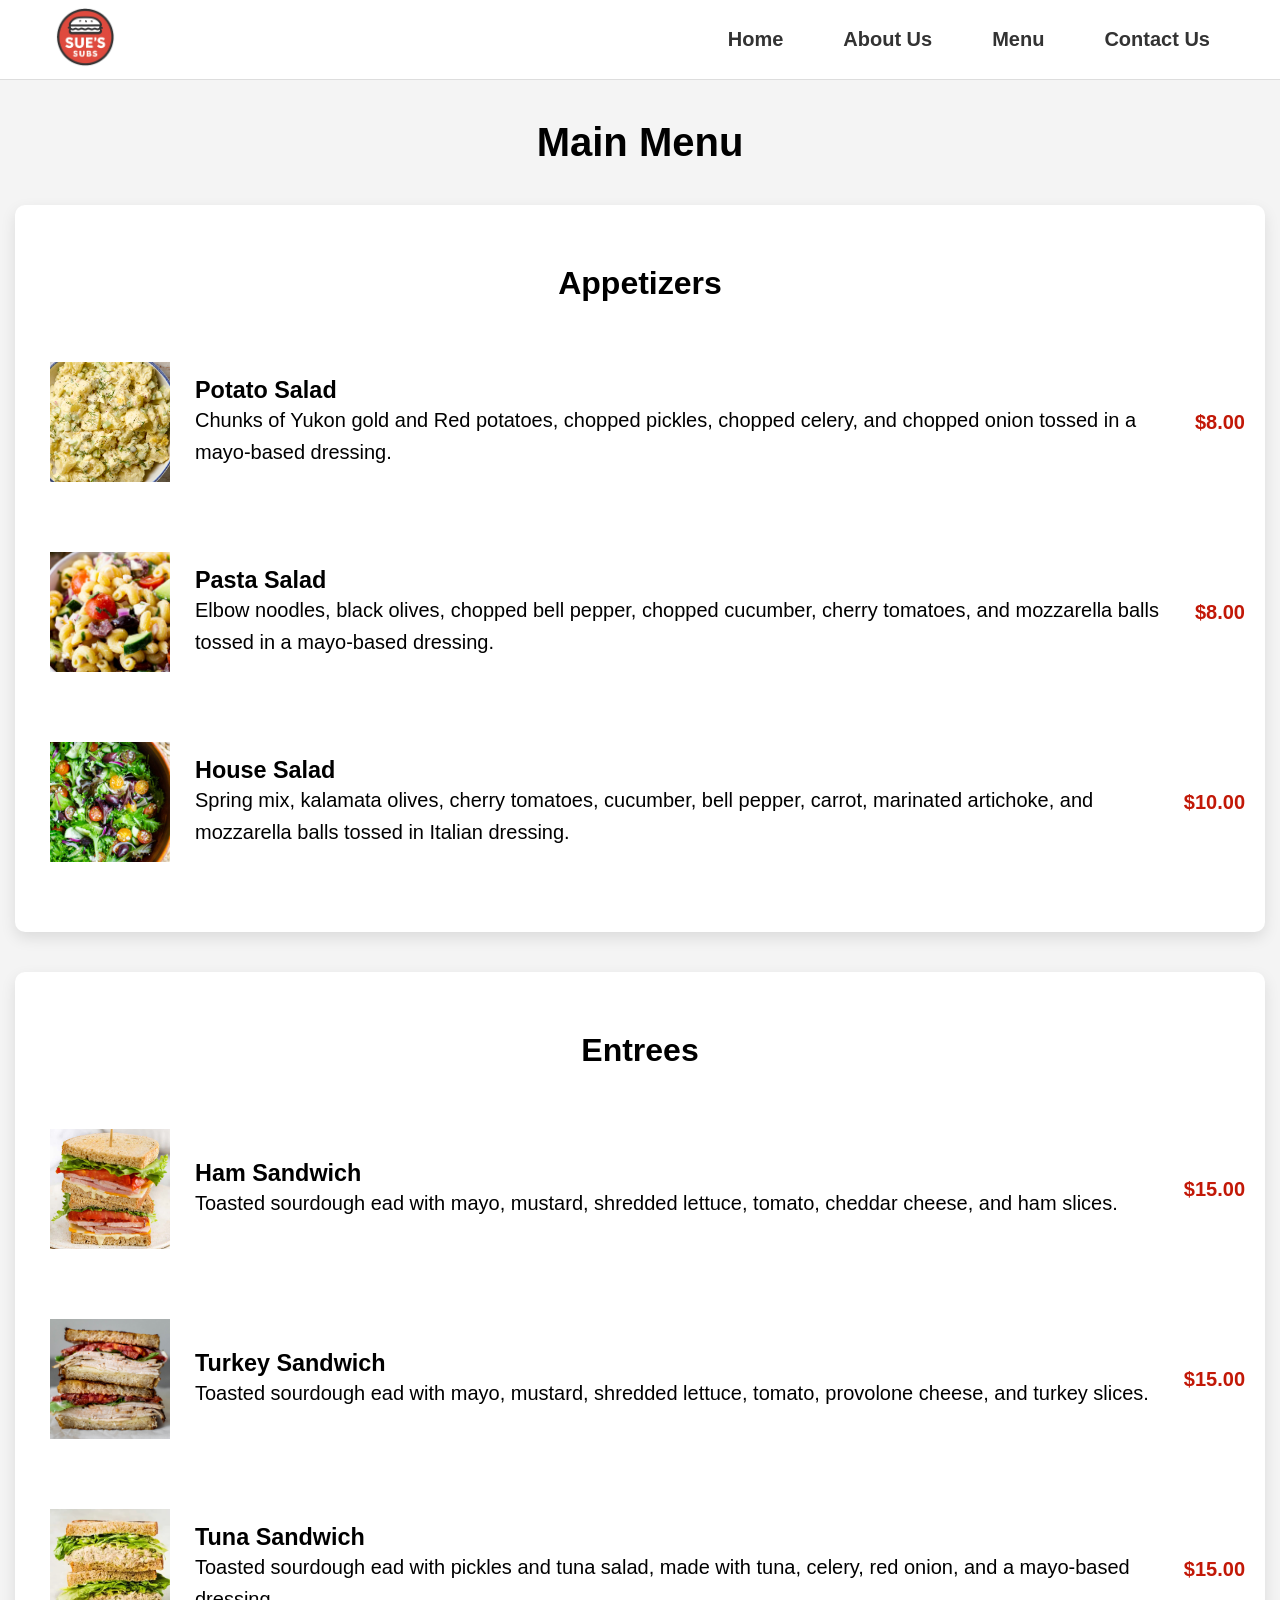
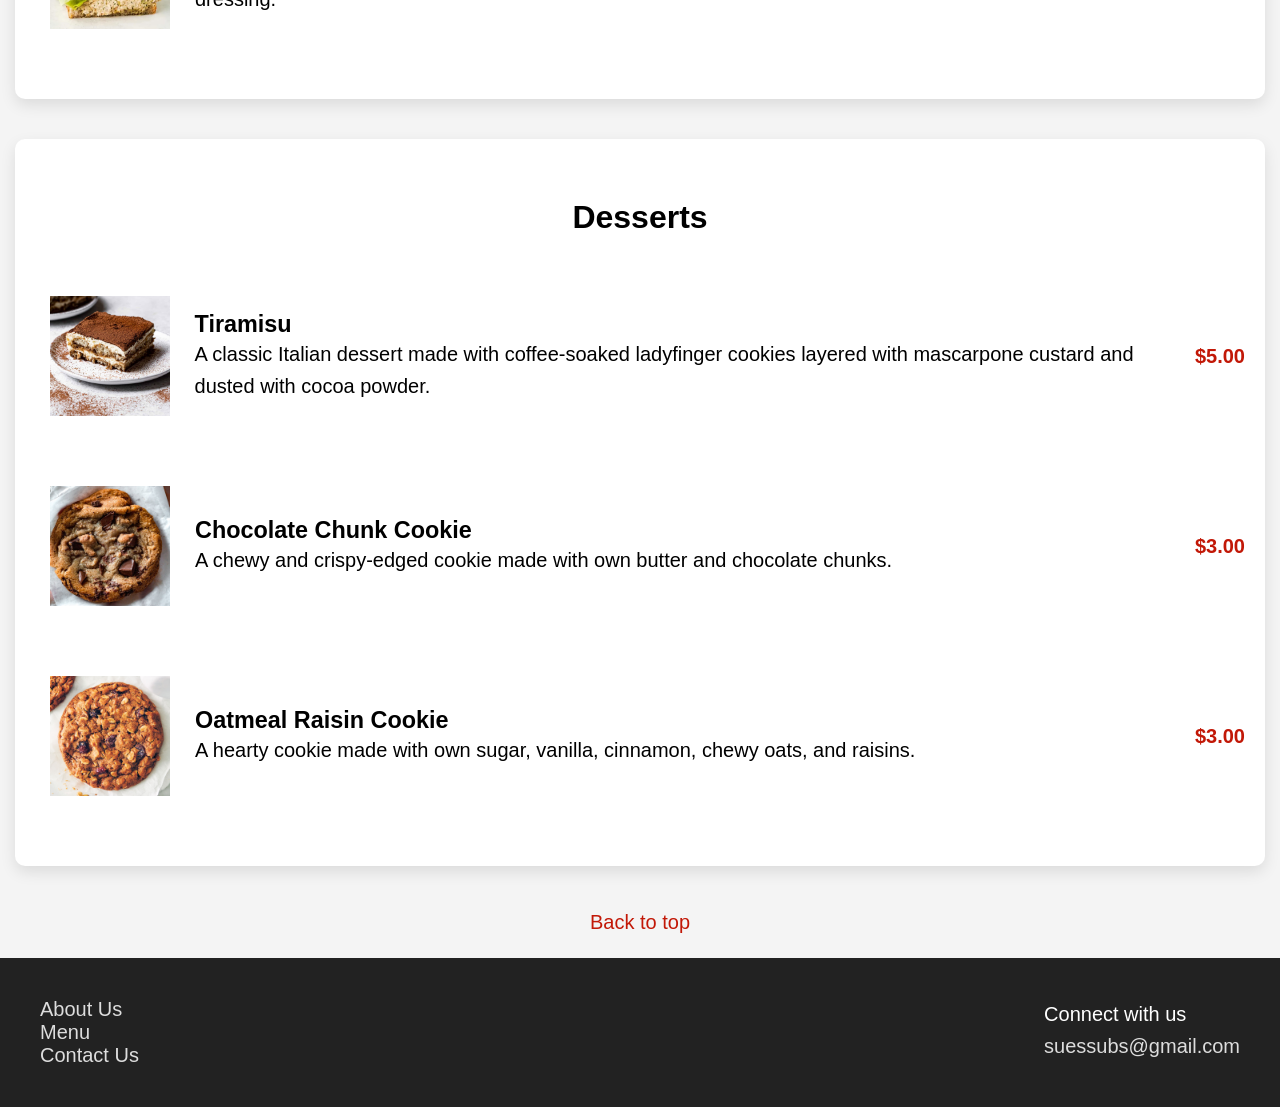
<file: sues-subs/menu.html>
<!DOCTYPE html>
<html lang="en">

<head>
    <meta charset="UTF-8">
    <meta name="viewport" content="width=device-width, initial-scale=1.0">
    <meta http-equiv="X-UA-Compatible" content="IE=edge">
    <link rel="stylesheet" href="main.css">
    <title>Restaurant Homepage</title>
</head>

<body class="menu-page">

    <header class="header" id="top">
        <nav class="hamburger">☰</nav>
        <a href="index.html" class="logo-link">
            <img src="images/sue-logo.png" alt="Sue's Sub Logo featuring the restaurant name and sub graphic"
                class="logo-img">
        </a>
        <nav class="nav-menu">
            <a href="index.html" class="nav-link">Home</a>
            <a href="about.html" class="nav-link">About Us</a>

            <a href="menu.html" class="nav-link">Menu</a>
            <a href="contact.html" class="nav-link">Contact Us</a>
        </nav>
    </header>

    <div class="main-menu">
        <h1>Main Menu</h1>
        <section class="menu-section">
            <h2>Appetizers</h2>
            <div class="menu-container">
                <div class="menu-item">
                    <img src="images/potato-salad.jpg" alt="A bowl of potato salad">
                    <div class="text">
                        <h3>Potato Salad</h3>
                        <p class="item-description">Chunks of Yukon gold and Red potatoes, chopped pickles, chopped
                            celery,
                            and chopped onion tossed in a mayo-based dressing.
                        </p>
                    </div>
                    <span class="item-price">$8.00</span>
                </div>
                <div class="menu-item">
                    <img src="images/pasta-salad.jpg" alt="A bowl of pasta salad">
                    <div class="text">
                        <h3>Pasta Salad</h3>
                        <p class="item-description">Elbow noodles, black olives, chopped bell pepper, chopped cucumber,
                            cherry tomatoes, and mozzarella balls tossed in a mayo-based dressing.</p>
                    </div>
                    <span class="item-price">$8.00</span>
                </div>
                <div class="menu-item">
                    <img src="images/house-salad.jpeg" alt="A green salad containing olives, tomato, and cucumber">
                    <div class="text">
                        <h3>House Salad</h3>
                        <p class="item-description">Spring mix, kalamata olives, cherry tomatoes, cucumber, bell pepper,
                            carrot, marinated artichoke, and mozzarella balls tossed in Italian dressing.</p>
                    </div>
                    <span class="item-price">$10.00</span>
                </div>
            </div>
        </section>

        <section class="menu-section">
            <h2>Entrees</h2>
            <div class="menu-container">
                <div class="menu-item">
                    <img src="images/ham-sandwich.jpg" alt="Two ham sandwich slices stacked on a plate">
                    <div class="text">
                        <h3>Ham Sandwich</h3>
                        <p class="item-description">Toasted sourdough ead with mayo, mustard, shredded lettuce, tomato,
                            cheddar cheese, and ham slices.</p>
                    </div>
                    <span class="item-price">$15.00</span>
                </div>
                <div class="menu-item">
                    <img src="images/turkey-sandwich.jpg" alt="Two stacked turkey sandwich slices">
                    <div class="text">
                        <h3>Turkey Sandwich</h3>
                        <p class="item-description">Toasted sourdough ead with mayo, mustard, shredded lettuce, tomato,
                            provolone cheese, and turkey slices.</p>
                    </div>
                    <span class="item-price">$15.00</span>
                </div>
                <div class="menu-item">
                    <img src="images/tuna-sandwich.jpg" alt="Two stacked tuna sandwich">
                    <div class="text">
                        <h3>Tuna Sandwich</h3>
                        <p class="item-description">Toasted sourdough ead with pickles and tuna salad, made
                            with tuna, celery, red onion, and a mayo-based dressing.</p>
                    </div>
                    <span class="item-price">$15.00</span>
                </div>
            </div>
        </section>

        <section class="menu-section">
            <h2>Desserts</h2>
            <div class="menu-container">
                <div class="menu-item">
                    <img src="images/tiramisu.jpg" alt="A slice of tiramisu">
                    <div class="text">
                        <h3>Tiramisu</h3>
                        <p class="item-description">A classic Italian dessert made with coffee-soaked ladyfinger cookies
                            layered with mascarpone custard and dusted with cocoa powder.</p>
                    </div>
                    <span class="item-price">$5.00</span>
                </div>
                <div class="menu-item">
                    <img src="images/chocolate-chunk.jpg" alt="A close up of a cholocate chunk cookie">
                    <div class="text">
                        <h3>Chocolate Chunk Cookie</h3>
                        <p class="item-description">A chewy and crispy-edged cookie made with own butter and
                            chocolate chunks.</p>
                    </div>
                    <span class="item-price">$3.00</span>
                </div>
                <div class="menu-item">
                    <img src="images/oatmeal-raisin.jpg" alt="A close up of an oatmeal raisin cookie">
                    <div class="text">
                        <h3>Oatmeal Raisin Cookie</h3>
                        <p class="item-description">A hearty cookie made with own sugar, vanilla, cinnamon,
                            chewy oats, and raisins.</p>
                    </div>
                    <span class="item-price">$3.00</span>
                </div>
            </div>
        </section>
    </div>

    <p><a class="link-top" href="#top">Back to top</a></p>

    <footer class="footer">
        <div class="footer-links">
            <nav>
                <ul>
                    <li><a href="about.html">About Us</a></li>
                    <li><a href="menu.html">Menu</a></li>
                    <li><a href="contact.html">Contact Us</a></li>
                </ul>
            </nav>
        </div>
        <p>
            Connect with us
            <br>
            <a href="mailto:suessubs@gmail.com">suessubs@gmail.com</a>
        </p>
    </footer>
</body>

</html>
</file>
<file: lalin-portfolio-website/main.css>
/* body*/
* {
    margin: 0;
    padding: 0;
    box-sizing: border-box;
    font-family: Arial, sans-serif;
    font-size: 18px;
}

body {
    background-color: rgb(238, 252, 241);
    color: #273702;
}

main {
    margin-top: 20px;
    margin-bottom: 20px;
}

h1 {
    font-size: 2.2rem;
    text-align: center;
    margin-bottom: 40px;
    line-height: 3rem;
}

h2 {
    font-size: 1.6rem;
    text-align: center;
    margin-top: 10px;
    margin-bottom: 20px;
}

h3 {
    text-align: center;
    margin-top: 20px;
    margin-bottom: 20px;
}

h4 {
    margin-top: 20px;
    margin-bottom: 20px;
}

p {
    font-size: 1rem;
    line-height: 1.5;
}

a {
    text-decoration: none;
    color: #273702;
}

.button-link {
    padding: 8px 12px;
    border: none;
    background-color: #273702;
    color: rgb(242, 255, 145);
    border-radius: 6px;
}

.button-link:hover {
    color: rgb(255, 255, 255);
}

/*header*/
.header {
    display: flex;
    justify-content: space-between;
    align-items: center;
    padding: 16px;
    background-color: rgb(178, 204, 204);
    font-size: 16px;
    color: rgb(2, 75, 75);
}

.logo-img {
    height: 50px;
    width: auto;
}

.header-mobile {
    display: flex;
    align-items: center;
    gap: 10px;
    z-index: 1000;
}

.checkbtn {
    font-size: 1.5rem;
    display: block;
    position: relative;
    z-index: 1000;
}

.checkbtn:active {
    color: #6a9c82;
}

#check {
    display: none;
}

.nav-mobile {
    display: none;
    position: absolute;
    top: 80px;
    left: 0;
    width: 100%;
    background-color: rgb(178, 204, 204);
    padding: 20px;
    flex-direction: column;
    z-index: 999;
}

.nav-mobile a {
    padding: 15px 0;
    display: block;
    text-align: left;
}

#check:checked~.nav-mobile {
    display: flex;
}

.nav-menu {
    display: none;
}


/*styling navigation*/

.nav-menu a {
    font-size: 18pt;
    padding: 20px;
}

.nav-menu a:hover {
    color: #456454;
}

/*Flexbox for mobile layout - one column */
/*homepage styling*/

.homepage {
    display: flex;
    flex-direction: column;
    align-items: center;
}

.homepage .title {
    display: flex;
    flex-direction: column;
    align-items: flex-start;
    gap: 10px;
    margin: 40px 20px;
}

.homepage .title p {
    font-size: 35px;
}

#home-about h2 {
    margin-bottom: 10px;
}

.card .my-headshot {
    width: 10rem;
    height: 10rem;
}

#home-about {
    display: flex;
    flex-direction: column;
    align-items: center;
    gap: 20px;
}

#home-about .button-link {
    margin-top: 40px;
}

.card {
    background-color: rgb(241, 249, 231);
    padding: 40px;
    border-radius: 12px;
    border: 1pt solid #6a9c82;
    width: 90%;
    max-width: 1100px;
    margin: 20px auto;
    text-align: left;
}

.card .about-me-wrapper {
    display: flex;
    flex-direction: column;
    align-items: center;
}

.case-studies-wrapper {
    display: grid;
    grid-template-columns: 1fr;
    gap: 20px;
}

.case-studies-wrapper p {
    text-align: center;
}

.case-studies-wrapper a {
    display: flex;
    flex-direction: column;
    align-items: center;
}

#project-1,
#project-2,
#project-3 {
    max-width: 100%;
    height: auto;
}

.project-title:active {
    color: #456454;
}

#case-studies {
    margin-bottom: 40px;
}

/*about page styling*/
.about-buttons {
    display: flex;
    flex-direction: column;
    align-items: center;
    gap: 30px;
    width: 100%;
    margin-bottom: 40px;
}

#about-page {
    display: flex;
    flex-direction: column;
    flex-grow: 2fr;
    align-items: center;
}

.about-heading {
    margin: 40px;
    font-size: 35px;
}

#about-title {
    display: flex;
    flex-direction: column;
    justify-content: center;
    margin: 40px;
}

#about-content h1 {
    font-size: 45px;
}

.my-headshot {
    display: block;
    margin: 30px auto;
}

/*work page styling*/

#my-work h1 {
    margin-bottom: 40px;
    font-size: 45px;
}

#my-work p {
    text-align: center;
}

#work-content {
    display: flex;
    flex-direction: column;
    align-items: center;
    text-align: center;
}

#work-content a {
    display: flex;
    flex-direction: column;
    align-items: center;
}

#my-work {
    max-width: 1200px;
    box-sizing: border-box;
    width: 90%
}

#java {
    margin-bottom: 40px;
}

/* The Java Joint Page Styling*/

#java-image {
    width: 50%;
    max-width: 300px;
}

.project-image {
    width: 50%;
    height: auto;
    display: block;
    margin: 0 auto;
}

.java-container {
    display: flex;
    flex-direction: column;
    justify-content: center;
    line-height: 30px;
}

.java-container p {
    line-height: 40px;
    margin-bottom: 30px;
}

.java-container ul {
    margin-bottom: 30px;
    padding-left: 20px;
    line-height: 40px;
}

.java-container ul li {
    margin-bottom: 20px;
    line-height: 30px;

}

.design-image {
    width: 100%;
    height: auto;
    display: block;
    margin: 0px auto;
}

#final-product {
    display: flex;
    flex-direction: column;
    align-items: center;
    padding: 50px;
}

.link-top {
    display: flex;
    justify-content: center;
    align-items: center;
    margin-bottom: 30px;
}

/*resume page styling*/

#resume-content {
    display: flex;
    flex-direction: column;
    align-items: center;
    text-align: center;
}

#resume {
    width: 90%;
    max-width: 1200px;
    box-sizing: border-box;
}

#resume h1 {
    font-size: 45px;

}

.resume-pdf {
    width: 100%;
    height: 100%;
}

.resume-pdf embed {
    width: 100%;
    height: 22rem;
}

#resume-content .button-link {
    margin: 20px auto 20px auto;
}

/*contact page styling*/
.contact-page {
    margin-left: 40px;
    font-size: 45px;
}

h1.contact-page {
    margin: 60px auto;
}

.contact-form {
    max-width: 600px;
    margin: auto;
    margin-bottom: 60px;
    padding: 20px;
}

.contact-form input[type=submit] {
    margin-top: 40px;
    padding: 8px 12px;
    border: none;
    background-color: #273702;
    ;
    color: rgb(237, 248, 152);
    border-radius: 6px;
}

input[type=text],
input[type=email],
textarea {
    width: 100%;
    padding: 12px;
    box-sizing: border-box;
}

.contact-form input {
    margin-bottom: 40px;
}

/*footer styling*/

.footer {
    width: 100%;
    background-color: rgb(178, 204, 204);
    padding: 20px 40px;
    display: flex;
    justify-content: space-between;
}

.footer-links {
    display: flex;
    flex-direction: column;
    align-items: flex-start;
    /* pushes text to the right */
}

.footer-links li {
    list-style-type: none;
}

.footer-links a {
    font-size: 12pt;
    line-height: 30px;
}

.footer-links a:hover {
    color: #6a9c82;
}

.footer p {
    display: flex;
    flex-direction: column;
    align-items: flex-end;
}

#linkedin img {
    width: 2rem;
    height: 2rem;
}

.footer p>a {
    font-size: 12pt;
    line-height: 35px;
}

.footer p>a:hover {
    color: #6a9c82;
}

/*media query for medium screen */
@media (min-width: 768px) {

    * {
        font-size: 24px;
    }

    .homepage {
        display: grid;
        grid-template-columns: 1fr 1fr;
        align-items: start;
    }

    .homepage .title {
        grid-column: span 2;
        margin-left: 40px;
    }

    .checkbtn {
        display: none;
    }

    .nav-menu {
        display: block;
    }

    .nav-mobile {
        display: none;
    }

    .card {
        margin-top: 40px;
        margin-bottom: 30px;
    }

    #home-about {
        grid-column: span 2;
        max-width: 700px;
        margin: 40px auto;
    }

    #case-studies {
        grid-column: span 2;
        grid-row: span 1;
    }

    .case-studies-wrapper {
        grid-template-columns: repeat(2, 1fr);
    }

    .case-studies-wrapper {
        display: grid;
        grid-template-columns: repeat(2, 1fr);
        gap: 20px;
    }

    .case-studies-wrapper .project-image {
        height: auto;
        width: 50%;
        object-fit: cover;
    }

    .about-buttons {
        flex-direction: row;
        gap: 100px;
        justify-content: center;
    }

    .button-link {
        margin-top: 30px;
        margin-bottom: 30px;
    }

    .resume-pdf embed {
        width: 100%;
        height: 18rem;
    }

    #java-image {
        width: 50%;
        max-width: 400px;
    }

    .design-image {
        width: 100%;
        height: auto;
        display: block;
        margin: 0 auto;
    }

    .footer-links a {
        font-size: 16pt;
    }

    .footer p>a {
        font-size: 16pt;
    }
}

/*media query for large screen*/
@media (min-width: 1200px) {
    /*TEST ON EVEN LARGER SCREEN!!!*/

    * {
        font-size: 30px;
    }

    h2 {
        margin-top: 30px;
        margin-bottom: 50px;
    }

    h3 {
        text-align: center;
        margin-top: 50px;
        margin-bottom: 30px;
    }

    h4 {
        margin-top: 50px;
        margin-bottom: 30px;
    }

    .card {
        margin-top: 50px;
        margin-bottom: 40px;
    }

    .homepage {
        width: 100%;
        margin: 0 auto;
        padding: 40px;
        grid-template-columns: 1fr 1fr;
        align-items: start;
    }

    .checkbtn {
        display: none;
    }

    .nav-menu {
        display: block;
    }

    .nav-mobile {
        display: none;
    }

    #home-about {
        grid-column: span 2;
        max-width: 1100px;
        margin: 40px auto;
    }

    #case-studies {
        grid-column: span 2;
        grid-row: span 1;
    }

    .case-studies-wrapper {
        grid-template-columns: repeat(2, 1fr);
    }

    .case-studies-wrapper .project-image {
        height: auto;
        width: 50%;
        object-fit: cover;
    }

    .about-page .about-heading {
        margin-top: 50px;
    }

    .about-buttons {
        flex-direction: row;
        align-items: center;
    }

    .resume-pdf embed {
        width: 100%;
        height: 36rem;
    }

    #resume-content .button-link {
        margin-bottom: 40px;
    }

    .design-image {
        width: 100%;
        height: auto;
        display: block;
        margin: 0 auto;
    }

    .java-container h1 {
        margin-top: 50px;
    }

    .java-container p {
        line-height: 60px;
        margin-bottom: 40px;
    }

    .java-container ul {
        margin-bottom: 40px;
        padding-left: 30px;
        line-height: 60px;
    }

    .java-container ul li {
        margin-bottom: 30px;
        line-height: 50px;

    }

    .footer-links a {
        font-size: 18pt;
    }

    .footer p>a {
        font-size: 18pt;
    }
}
</file>
<file: sues-subs/main.css>
/* body*/
* {
    margin: 0;
    padding: 0;
    box-sizing: border-box;
    font-family: Arial, sans-serif;
}

html {
    font-size: 16px;
}

body {
    background-color: #f4f4f4;
    overflow-x: hidden;
}

h1 {
    font-size: 2rem;
}

h2 {
    font-size: 1.6rem;
}

p {
    font-size: 1rem;
    line-height: 1.6;
}

/*header*/
.header {
    display: flex;
    justify-content: space-between;
    align-items: center;
    padding: 12px 40px;
    height: 80px;
    width: 100%;
    background-color: white;
    border-bottom: 1px solid #ddd;
}

.nav-link {
    font-weight: 600;
    color: #333;
}

.hamburger {
    display: block;
    font-size: 24px;
    color: #000000;
}

.nav-menu {
    display: none;
}

.logo-img {
    height: 60px;
    width: auto;
}

/*Flexbox for mobile layout - one column */
.title {
    display: flex;
    flex-direction: row;
    align-items: center;
}

.homepage {
    display: flex;
    flex-direction: column;
}

/*styling navigation*/

.nav-menu a {
    text-decoration: none;
    padding: 30px;
}

.nav-menu a:hover {
    color: #c21807;
}

/* styling hero section*/
.hero-section {
    position: relative;
    width: 100%;
}

.hero-image {
    width: 100%;
    margin: 0;
    height: auto;
    max-height: 1000px;
    display: block;
    object-fit: cover;
}

.hero-content {
    position: absolute;
    top: 10%;
    left: 5%;
    color: white;
    text-align: left;
}

/*styling page elements*/

.button-link {
    display: inline-block;
    margin-top: 40px;
    padding: 10px 20px;
    background-color: #c21807;
    color: white;
    text-decoration: none;
    border-radius: 5px;
    text-align: center;
}

.button-link:hover {
    background-color: #690303;
    /* Hover effect */
}

img {
    width: auto;
    max-width: 100%;
    height: auto;
    margin: 20px 15px;
}

.details {
    display: flex;
    flex-direction: column;
    align-items: center;
    gap: 30px;
    padding: 40px 20px;
    width: 100%;
}

#store-info {
    width: 350px;
    padding: 20px;
    border-radius: 8px;
    margin: 20px;
    box-shadow: 0 4px 10px rgba(0, 0, 0, 0.1);
    line-height: 50px;
}

#store-info a {
    color: white;
}

.location-card a {
    display: flex;
    flex-direction: column;
    width: 100%;
    color: white;
    line-height: 50px;
}

aside {
    background-color: #c21807;
    color: white;
    padding: 20px;
    border-radius: 12px;
}

.about-preview {
    display: flex;
    flex-direction: column;
    align-items: center;
    gap: 20px;
    padding: 40px 20px;
    width: 100%;
    max-width: 100%;
    background: white;
}

.about-preview .button-link {
    width: 200px;
}

.featured-menu {
    padding: 40px;
    width: 100%;
}

.featured-menu h2 {
    text-align: center;
}

.homepage-menu-grid {
    display: grid;
    grid-template-columns: 1fr;
    gap: 30px;
    justify-content: center;
    max-width: 1200px;
    margin: 40px auto;
}

.homepage-menu-card {
    display: flex;
    flex-direction: column;
    align-items: center;
    text-align: center;
    background: white;
    border-radius: 10px;
    padding: 40px;
    box-shadow: 0 6px 15px rgba(0, 0, 0, 0.1);
    width: 100%;
}

.featured-menu .button-link {
    display: flex;
    justify-self: center;
    padding: 10px 40px;
}

#about-us {
    margin: 40px;
}

#about-us h1 {
    margin-bottom: 20px;
}

.image-about {
    display: flex;
    justify-content: center;
    align-items: center;
}

.menu-section {
    background: white;
    padding: 40px;
    margin: 40px 15px;
    padding: 20px;
    border-radius: 10px;
    box-shadow: 0 6px 15px rgba(0, 0, 0, 0.1);
}

.main-menu h1 {
    display: flex;
    flex-direction: row;
    justify-content: center;
    margin-top: 40px;
    margin-bottom: 20px;
}

.menu-section h2 {
    text-align: center;
    margin-top: 40px;
    margin-bottom: 40px;
}

.menu-item {
    display: flex;
    flex-direction: column;
    align-items: center;
    text-align: center;
    gap: 10px;
    margin-bottom: 30px;
}

.menu-item img {
    width: 120px;
    height: 120px;
    object-fit: cover;
}

.item-price {
    font-weight: bold;
    color: #c21807;
    margin-left: auto;
}

.menu-page .link-top {
    text-decoration: none;
    color: #c21807;
    display: flex;
    justify-content: center;
    align-items: center;
    margin-bottom: 20px;
}

.contact-head {
    margin: 40px;
}

.contact-img {
    display: flex;
    align-items: center;
    margin-bottom: 30px;
}

.contact-page {
    max-width: fit-content;
    margin: 60px auto;
    padding: 0 20px;
}

.contact-head h1 {
    margin-bottom: 40px;
}

.name-row {
    grid-template-columns: 1fr;
}

.contact-page input,
.contact-page select,
.contact-page textarea {
    padding: 12px;
    margin-top: 8px;
    margin-bottom: 25px;
    border: 2px solid #222;
    width: 100%;
}

.contact-page button {
    width: 100px;
    margin-bottom: 40px;
    padding: 12px;
    background: #c21807;
    color: white;
}

.contact-page button:hover {
    background: #690303;
}

.footer {
    width: 100%;
    background-color: #222;
    color: white;
    padding: 40px;
    display: flex;
    justify-content: space-between;
}

.footer a {
    color: #ddd;
    text-decoration: none;
}

.footer a:hover {
    color: white;
}

.footer-links {
    display: flex;
    flex-direction: column;
    align-items: flex-start;
    /* pushes text to the right */
}

.footer-links li {
    list-style-type: none;
}

.footer-links {
    text-decoration: none;
}

/*media query for medium screen */
@media (min-width: 768px) {

    html {
        font-size: 18px;
    }

    .hero-content p {
        font-size: 24px;
    }

    .header {
        z-index: 1000;
    }

    .homepage {
        display: flex;
        flex-direction: column;
        width: 100%;
    }

    .nav-menu {
        display: flex;
        align-items: center;
    }

    .hamburger {
        display: none;
    }

    .details {
        flex-direction: column;
        justify-content: center;
        gap: 60px;
    }

    .map {
        width: 100%;
        max-width: 100%;
        height: 300px;
        border: 0;
    }

    .about-preview {
        flex-direction: column;
        justify-content: center;
    }

    .about-text {
        max-width: 450px;
    }

    .homepage-menu-grid {
        grid-template-columns: repeat(3, 1fr);
    }

    .menu-item {
        flex-direction: row;
        align-items: center;
        text-align: left;
    }

    .menu-item img {
        width: 120px;
        height: 120px;
    }

    .item-price {
        margin-left: auto;
        font-weight: bold;
    }

    .name-row {
        display: grid;
        grid-template-columns: 1fr 1fr;
        gap: 20px;
        max-width: 900px
    }


}

/*media query for large screen*/
@media (min-width: 1200px) {
    html {
        font-size: 20px;
    }

    .hero-content p {
        font-size: 26px;
    }

    .homepage {
        display: flex;
        flex-direction: column;
        width: 100%;
    }

    .header {
        z-index: 1000;
    }

    .nav-menu {
        display: flex;
        align-items: center;
    }

    .hamburger {
        display: none;
    }

    .hero-content h1 {
        font-size: 100px;
    }

    .hero-content p {
        font-size: 22px;
    }

    .details {
        flex-direction: row;
        justify-content: center;
        gap: 60px;
    }

    .about-preview {
        flex-direction: column;
        justify-content: center;
    }

    .about-text {
        max-width: 450px;
    }

    .homepage-menu-grid {
        grid-template-columns: repeat(3, 1fr);
    }

    .menu-item {
        flex-direction: row;
        align-items: center;
        text-align: left;
    }

    .menu-item img {
        width: 120px;
        height: 120px;
    }

    .item-price {
        margin-left: auto;
        font-weight: bold;
    }

    .name-row {
        display: grid;
        grid-template-columns: 1fr 1fr;
        gap: 20px;
        max-width: 900px
    }

}
</file>
